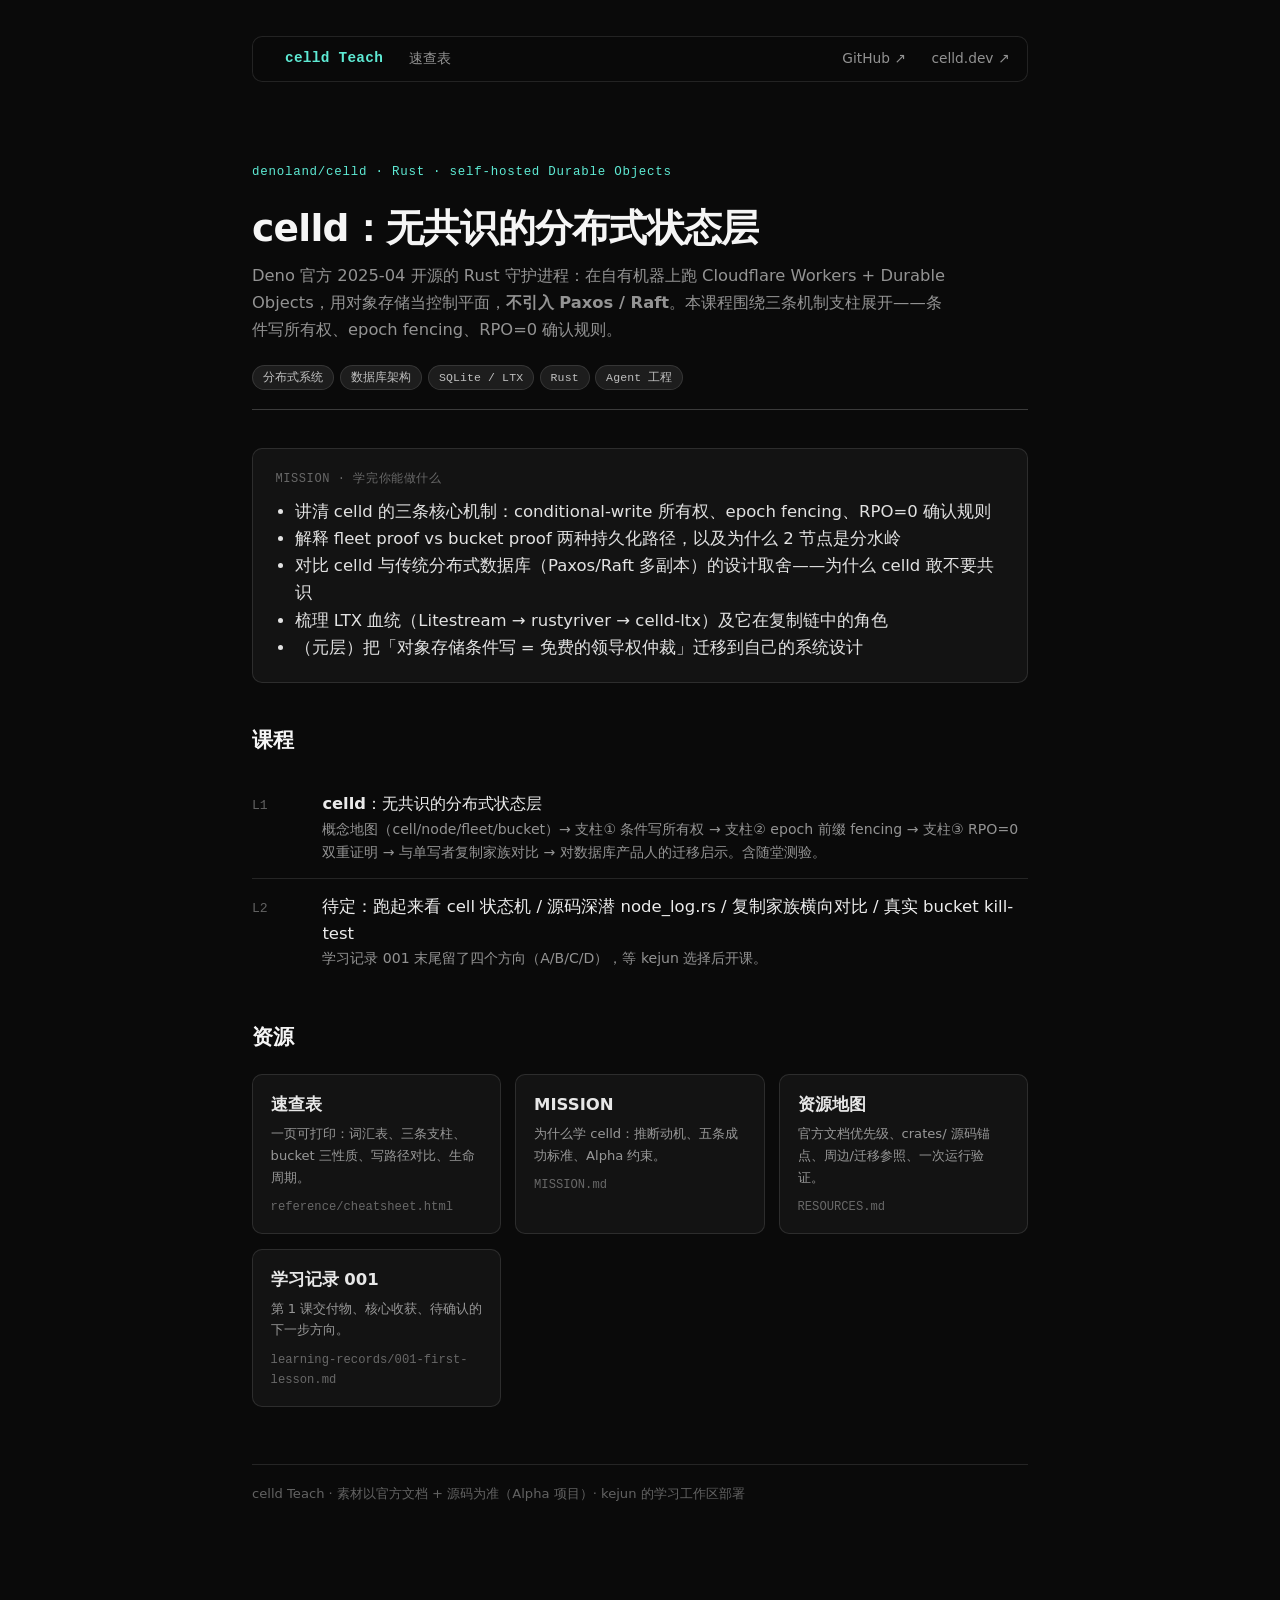
<file: index.html>
<!DOCTYPE html>
<html lang="zh-CN">
<head>
<meta charset="UTF-8">
<meta name="viewport" content="width=device-width, initial-scale=1.0">
<title>celld Teach｜无共识的分布式状态层</title>
<meta name="description" content="denoland/celld 深潜课程：条件写所有权、epoch fencing、RPO=0——什么情况下你可以不要 Paxos/Raft。数据库架构 × 产品开发 × Agent 工程。">
<link rel="stylesheet" href="assets/style.css">
</head>
<body>

<nav class="site-nav">
  <a class="brand" href="index.html">celld Teach</a>
  <a href="reference/cheatsheet.html">速查表</a>
  <span class="sep"></span>
  <a href="https://github.com/denoland/celld" target="_blank" rel="noopener">GitHub ↗</a>
  <a href="https://celld.dev" target="_blank" rel="noopener">celld.dev ↗</a>
</nav>

<header class="hero">
  <div class="eyebrow">denoland/celld · Rust · self-hosted Durable Objects</div>
  <h1>celld：无共识的分布式状态层</h1>
  <p class="lede">Deno 官方 2025-04 开源的 Rust 守护进程：在自有机器上跑 Cloudflare Workers + Durable Objects，用对象存储当控制平面，<strong>不引入 Paxos / Raft</strong>。本课程围绕三条机制支柱展开——条件写所有权、epoch fencing、RPO=0 确认规则。</p>
  <div class="tags">
    <span class="tag">分布式系统</span><span class="tag">数据库架构</span><span class="tag">SQLite / LTX</span><span class="tag">Rust</span><span class="tag">Agent 工程</span>
  </div>
</header>

<section class="mission-card">
  <div class="label">MISSION · 学完你能做什么</div>
  <ul style="margin:0; padding-left:1.2rem; color:rgb(255 255 255 / 88%);">
    <li>讲清 celld 的三条核心机制：conditional-write 所有权、epoch fencing、RPO=0 确认规则</li>
    <li>解释 fleet proof vs bucket proof 两种持久化路径，以及为什么 2 节点是分水岭</li>
    <li>对比 celld 与传统分布式数据库（Paxos/Raft 多副本）的设计取舍——为什么 celld 敢不要共识</li>
    <li>梳理 LTX 血统（Litestream → rustyriver → celld-ltx）及它在复制链中的角色</li>
    <li>（元层）把「对象存储条件写 = 免费的领导权仲裁」迁移到自己的系统设计</li>
  </ul>
</section>

<section class="chapter" id="curriculum">
  <h2>课程</h2>
  <ul class="lesson-list">
    <li class="lesson-item">
      <span class="num">L1</span>
      <div style="flex:1">
        <a class="title" href="lessons/0001-celld-no-consensus-state-layer.html">celld：无共识的分布式状态层</a>
        <div class="desc">概念地图（cell/node/fleet/bucket）→ 支柱① 条件写所有权 → 支柱② epoch 前缀 fencing → 支柱③ RPO=0 双重证明 → 与单写者复制家族对比 → 对数据库产品人的迁移启示。含随堂测验。</div>
      </div>
    </li>
    <li class="lesson-item">
      <span class="num">L2</span>
      <div style="flex:1">
        <span class="title soon">待定：跑起来看 cell 状态机 / 源码深潜 node_log.rs / 复制家族横向对比 / 真实 bucket kill-test</span>
        <div class="desc">学习记录 001 末尾留了四个方向（A/B/C/D），等 kejun 选择后开课。</div>
      </div>
    </li>
  </ul>
</section>

<section class="chapter" id="resources">
  <h2>资源</h2>
  <div class="resource-grid">
    <a class="resource-card" href="reference/cheatsheet.html">
      <span class="rc-title">速查表</span>
      <span class="rc-sub">一页可打印：词汇表、三条支柱、bucket 三性质、写路径对比、生命周期。</span>
      <span class="mono">reference/cheatsheet.html</span>
    </a>
    <a class="resource-card" href="MISSION.md">
      <span class="rc-title">MISSION</span>
      <span class="rc-sub">为什么学 celld：推断动机、五条成功标准、Alpha 约束。</span>
      <span class="mono">MISSION.md</span>
    </a>
    <a class="resource-card" href="RESOURCES.md">
      <span class="rc-title">资源地图</span>
      <span class="rc-sub">官方文档优先级、crates/ 源码锚点、周边/迁移参照、一次运行验证。</span>
      <span class="mono">RESOURCES.md</span>
    </a>
    <a class="resource-card" href="learning-records/001-first-lesson.md">
      <span class="rc-title">学习记录 001</span>
      <span class="rc-sub">第 1 课交付物、核心收获、待确认的下一步方向。</span>
      <span class="mono">learning-records/001-first-lesson.md</span>
    </a>
  </div>
</section>

<footer class="footer">
  celld Teach · 素材以官方文档 + 源码为准（Alpha 项目）· kejun 的学习工作区部署
</footer>

</body>
</html>
</file>
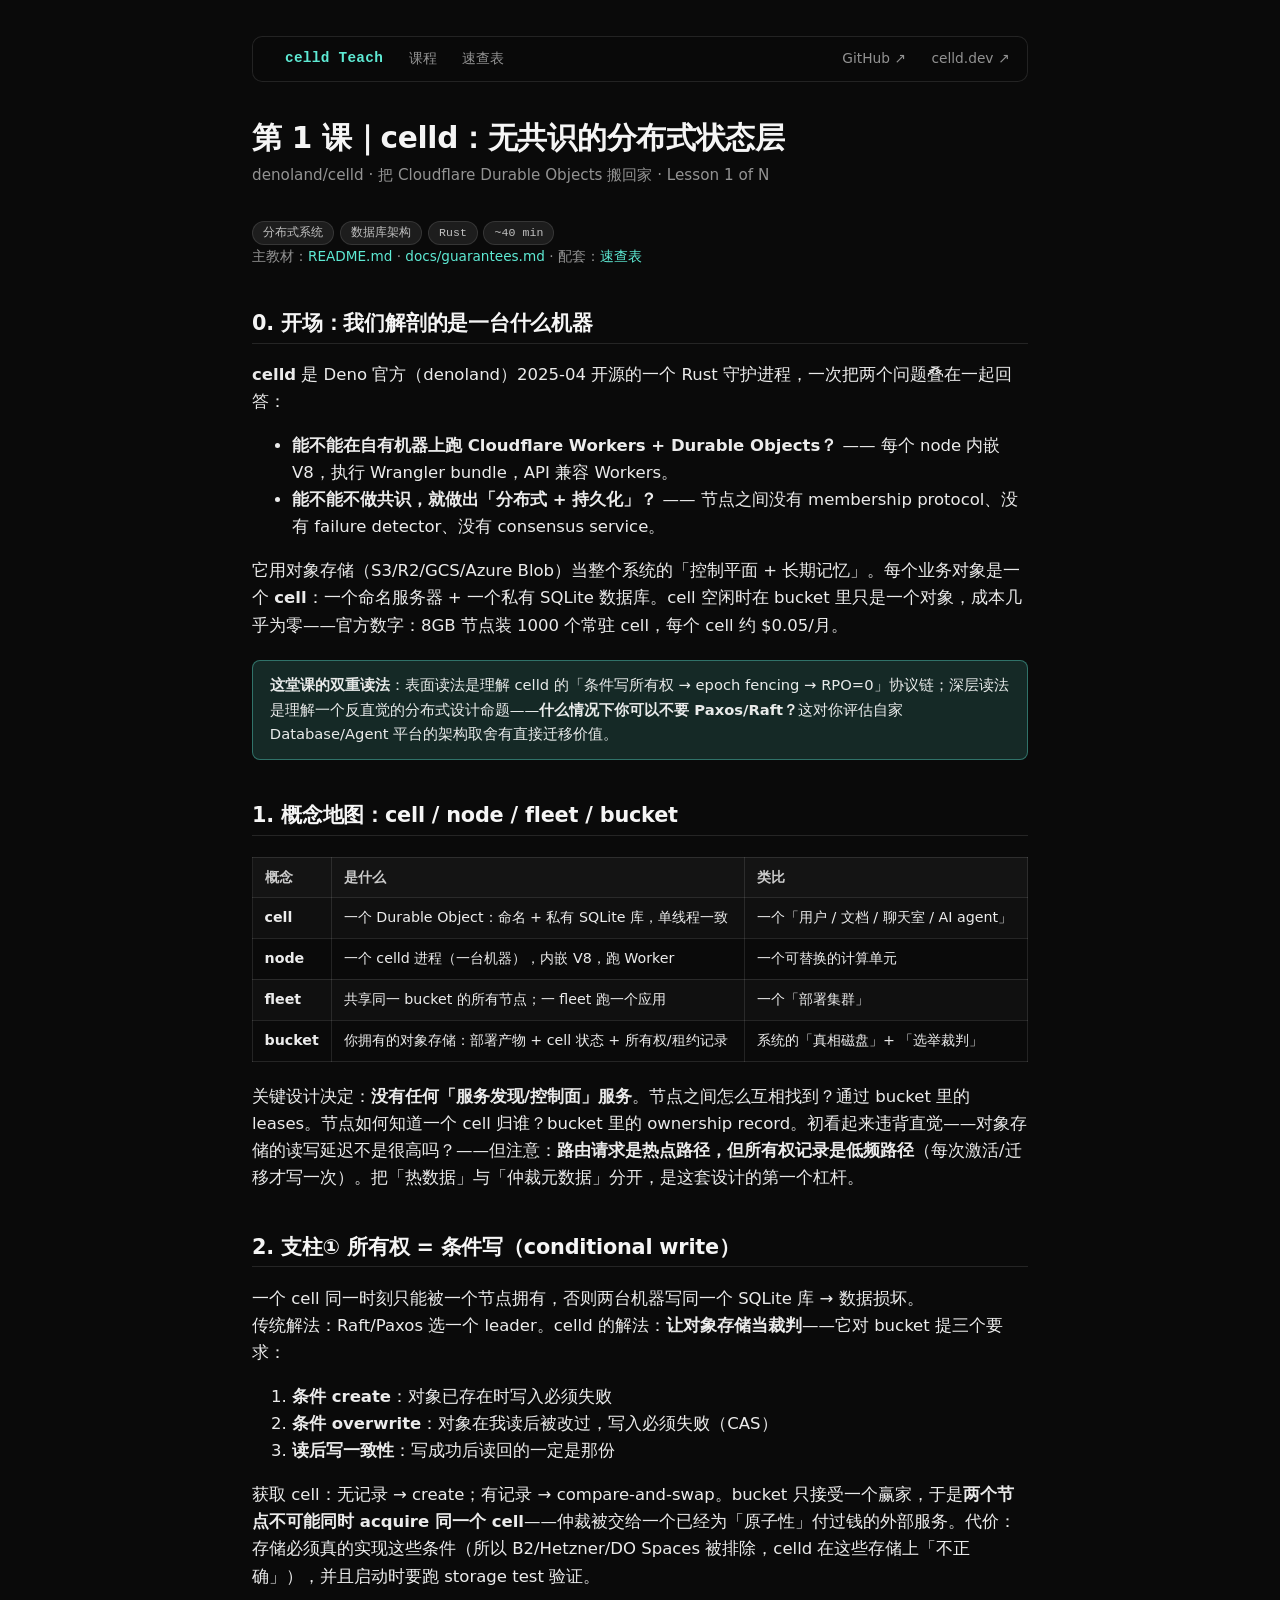
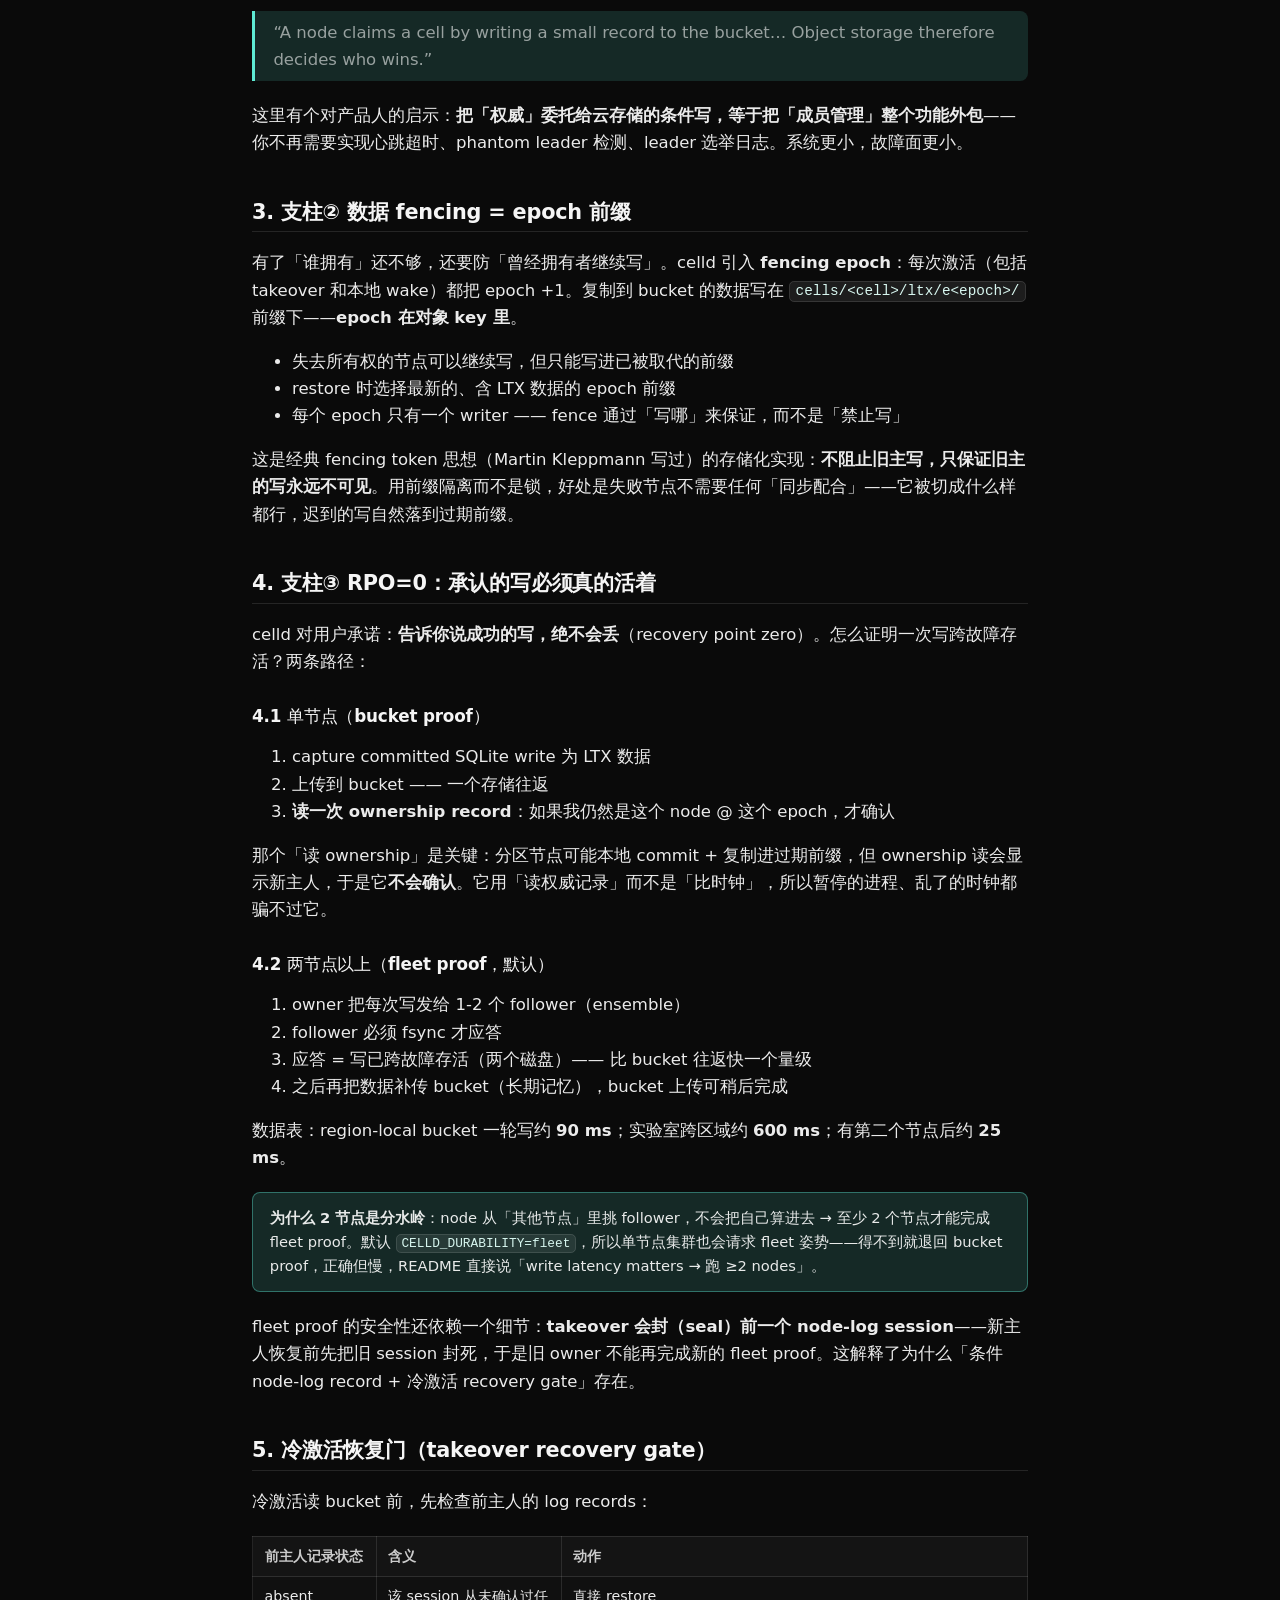
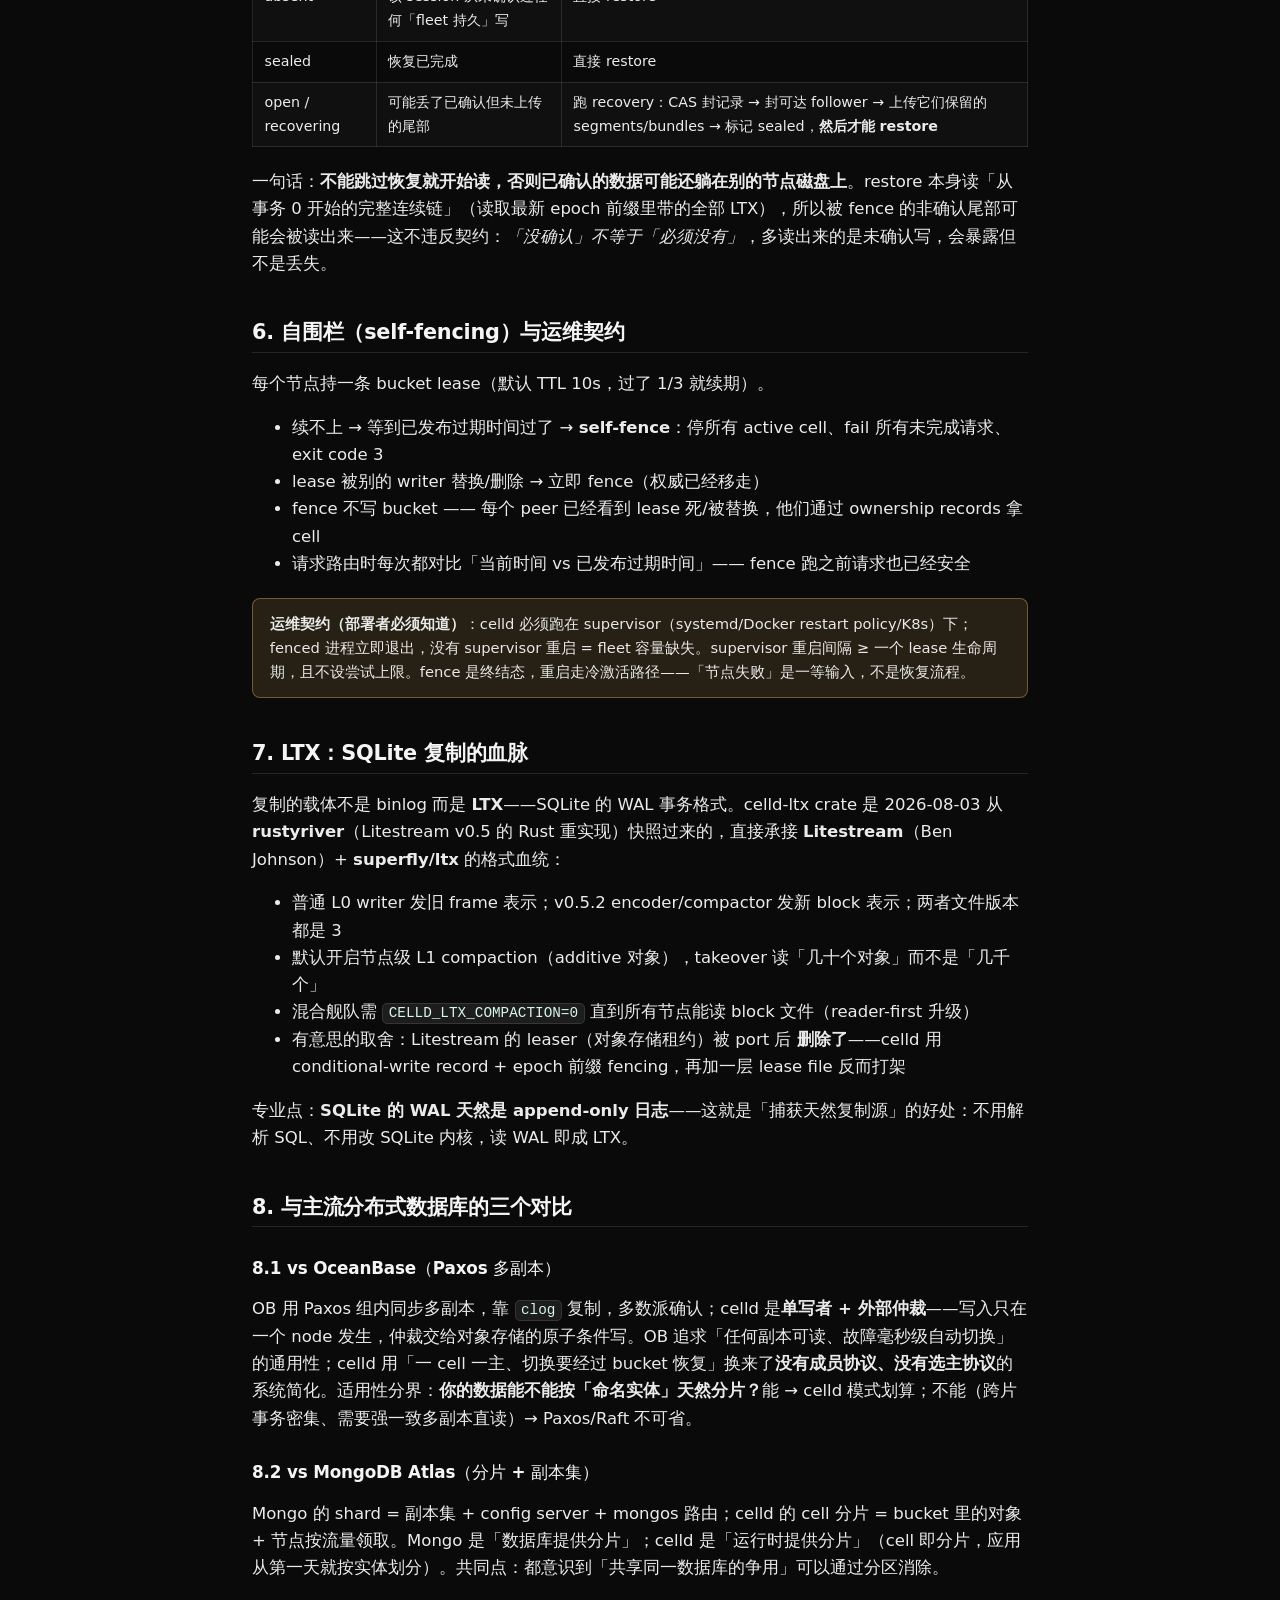
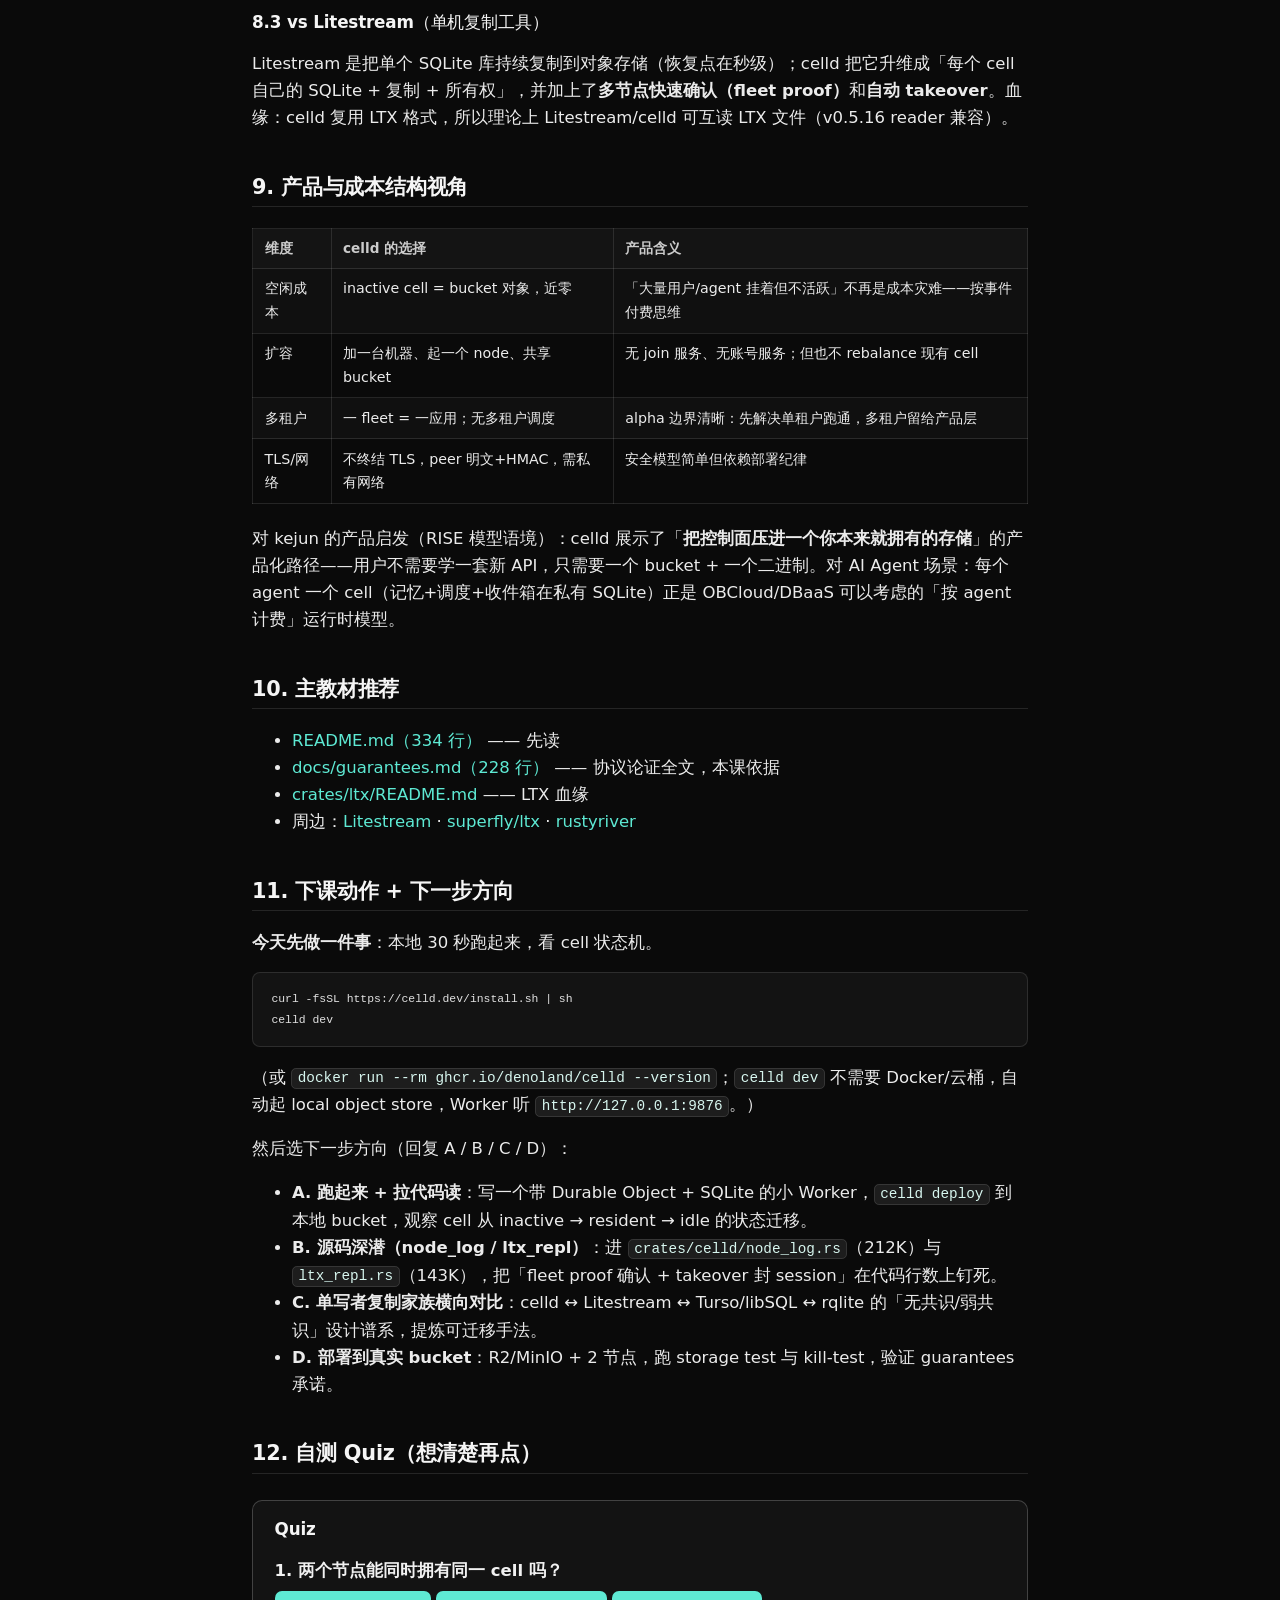
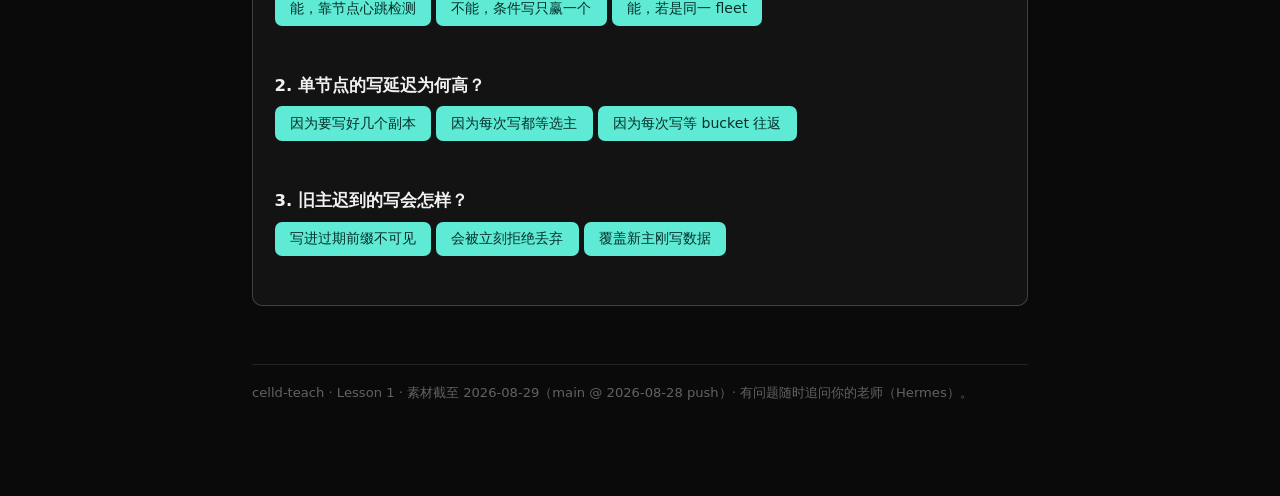
<file: lessons/0001-celld-no-consensus-state-layer.html>
<!DOCTYPE html>
<html lang="zh-CN">
<head>
<meta charset="UTF-8">
<meta name="viewport" content="width=device-width, initial-scale=1.0">
<title>第 1 课｜celld：无共识的分布式状态层</title>
<link rel="stylesheet" href="../assets/style.css">
</head>
<body>

<nav class="site-nav">
  <a class="brand" href="../index.html">celld Teach</a>
  <a href="../index.html#curriculum">课程</a>
  <a href="../reference/cheatsheet.html">速查表</a>
  <span class="sep"></span>
  <a href="https://github.com/denoland/celld" target="_blank" rel="noopener">GitHub ↗</a>
  <a href="https://celld.dev" target="_blank" rel="noopener">celld.dev ↗</a>
</nav>

<h1>第 1 课｜celld：无共识的分布式状态层</h1>
<div class="subtitle">denoland/celld · 把 Cloudflare Durable Objects 搬回家 · Lesson 1 of N</div>
<div class="lesson-meta">
  <span class="tag">分布式系统</span><span class="tag">数据库架构</span><span class="tag">Rust</span><span class="tag">~40 min</span><br>
  主教材：<a href="https://github.com/denoland/celld/blob/main/README.md" target="_blank" rel="noopener">README.md</a> · <a href="https://github.com/denoland/celld/blob/main/docs/guarantees.md" target="_blank" rel="noopener">docs/guarantees.md</a> · 配套：<a href="../reference/cheatsheet.html">速查表</a>
</div>

<h2>0. 开场：我们解剖的是一台什么机器</h2>
<p><strong>celld</strong> 是 Deno 官方（denoland）2025-04 开源的一个 Rust 守护进程，一次把两个问题叠在一起回答：</p>
<ul>
  <li><strong>能不能在自有机器上跑 Cloudflare Workers + Durable Objects？</strong> —— 每个 node 内嵌 V8，执行 Wrangler bundle，API 兼容 Workers。</li>
  <li><strong>能不能不做共识，就做出「分布式 + 持久化」？</strong> —— 节点之间没有 membership protocol、没有 failure detector、没有 consensus service。</li>
</ul>
<p>它用对象存储（S3/R2/GCS/Azure Blob）当整个系统的「控制平面 + 长期记忆」。每个业务对象是一个 <strong>cell</strong>：一个命名服务器 + 一个私有 SQLite 数据库。cell 空闲时在 bucket 里只是一个对象，成本几乎为零——官方数字：8GB 节点装 1000 个常驻 cell，每个 cell 约 $0.05/月。</p>
<div class="note"><strong>这堂课的双重读法</strong>：表面读法是理解 celld 的「条件写所有权 → epoch fencing → RPO=0」协议链；深层读法是理解一个反直觉的分布式设计命题——<strong>什么情况下你可以不要 Paxos/Raft？</strong>这对你评估自家 Database/Agent 平台的架构取舍有直接迁移价值。</div>

<h2>1. 概念地图：cell / node / fleet / bucket</h2>
<table>
<tr><th>概念</th><th>是什么</th><th>类比</th></tr>
<tr><td><strong>cell</strong></td><td>一个 Durable Object：命名 + 私有 SQLite 库，单线程一致</td><td>一个「用户 / 文档 / 聊天室 / AI agent」</td></tr>
<tr><td><strong>node</strong></td><td>一个 celld 进程（一台机器），内嵌 V8，跑 Worker</td><td>一个可替换的计算单元</td></tr>
<tr><td><strong>fleet</strong></td><td>共享同一 bucket 的所有节点；一 fleet 跑一个应用</td><td>一个「部署集群」</td></tr>
<tr><td><strong>bucket</strong></td><td>你拥有的对象存储：部署产物 + cell 状态 + 所有权/租约记录</td><td>系统的「真相磁盘」+ 「选举裁判」</td></tr>
</table>
<p>关键设计决定：<strong>没有任何「服务发现/控制面」服务</strong>。节点之间怎么互相找到？通过 bucket 里的 leases。节点如何知道一个 cell 归谁？bucket 里的 ownership record。初看起来违背直觉——对象存储的读写延迟不是很高吗？——但注意：<strong>路由请求是热点路径，但所有权记录是低频路径</strong>（每次激活/迁移才写一次）。把「热数据」与「仲裁元数据」分开，是这套设计的第一个杠杆。</p>

<h2>2. 支柱① 所有权 = 条件写（conditional write）</h2>
<p>一个 cell 同一时刻只能被一个节点拥有，否则两台机器写同一个 SQLite 库 → 数据损坏。<br>
传统解法：Raft/Paxos 选一个 leader。celld 的解法：<strong>让对象存储当裁判</strong>——它对 bucket 提三个要求：</p>
<ol>
  <li><strong>条件 create</strong>：对象已存在时写入必须失败</li>
  <li><strong>条件 overwrite</strong>：对象在我读后被改过，写入必须失败（CAS）</li>
  <li><strong>读后写一致性</strong>：写成功后读回的一定是那份</li>
</ol>
<p>获取 cell：无记录 → create；有记录 → compare-and-swap。bucket 只接受一个赢家，于是<strong>两个节点不可能同时 acquire 同一个 cell</strong>——仲裁被交给一个已经为「原子性」付过钱的外部服务。代价：存储必须真的实现这些条件（所以 B2/Hetzner/DO Spaces 被排除，celld 在这些存储上「不正确」），并且启动时要跑 storage test 验证。</p>
<blockquote>“A node claims a cell by writing a small record to the bucket… Object storage therefore decides who wins.”</blockquote>
<p>这里有个对产品人的启示：<strong>把「权威」委托给云存储的条件写，等于把「成员管理」整个功能外包</strong>——你不再需要实现心跳超时、phantom leader 检测、leader 选举日志。系统更小，故障面更小。</p>

<h2>3. 支柱② 数据 fencing = epoch 前缀</h2>
<p>有了「谁拥有」还不够，还要防「曾经拥有者继续写」。celld 引入 <strong>fencing epoch</strong>：每次激活（包括 takeover 和本地 wake）都把 epoch +1。复制到 bucket 的数据写在 <code>cells/&lt;cell&gt;/ltx/e&lt;epoch&gt;/</code> 前缀下——<strong>epoch 在对象 key 里</strong>。</p>
<ul>
  <li>失去所有权的节点可以继续写，但只能写进已被取代的前缀</li>
  <li>restore 时选择最新的、含 LTX 数据的 epoch 前缀</li>
  <li>每个 epoch 只有一个 writer —— fence 通过「写哪」来保证，而不是「禁止写」</li>
</ul>
<p>这是经典 fencing token 思想（Martin Kleppmann 写过）的存储化实现：<strong>不阻止旧主写，只保证旧主的写永远不可见</strong>。用前缀隔离而不是锁，好处是失败节点不需要任何「同步配合」——它被切成什么样都行，迟到的写自然落到过期前缀。</p>

<h2>4. 支柱③ RPO=0：承认的写必须真的活着</h2>
<p>celld 对用户承诺：<strong>告诉你说成功的写，绝不会丢</strong>（recovery point zero）。怎么证明一次写跨故障存活？两条路径：</p>
<h3>4.1 单节点（bucket proof）</h3>
<ol>
  <li>capture committed SQLite write 为 LTX 数据</li>
  <li>上传到 bucket —— 一个存储往返</li>
  <li><strong>读一次 ownership record</strong>：如果我仍然是这个 node @ 这个 epoch，才确认</li>
</ol>
<p>那个「读 ownership」是关键：分区节点可能本地 commit + 复制进过期前缀，但 ownership 读会显示新主人，于是它<strong>不会确认</strong>。它用「读权威记录」而不是「比时钟」，所以暂停的进程、乱了的时钟都骗不过它。</p>
<h3>4.2 两节点以上（fleet proof，默认）</h3>
<ol>
  <li>owner 把每次写发给 1-2 个 follower（ensemble）</li>
  <li>follower 必须 fsync 才应答</li>
  <li>应答 = 写已跨故障存活（两个磁盘）—— 比 bucket 往返快一个量级</li>
  <li>之后再把数据补传 bucket（长期记忆），bucket 上传可稍后完成</li>
</ol>
<p>数据表：region-local bucket 一轮写约 <strong>90 ms</strong>；实验室跨区域约 <strong>600 ms</strong>；有第二个节点后约 <strong>25 ms</strong>。</p>
<div class="note"><strong>为什么 2 节点是分水岭</strong>：node 从「其他节点」里挑 follower，不会把自己算进去 → 至少 2 个节点才能完成 fleet proof。默认 <code>CELLD_DURABILITY=fleet</code>，所以单节点集群也会请求 fleet 姿势——得不到就退回 bucket proof，正确但慢，README 直接说「write latency matters → 跑 ≥2 nodes」。</div>
<p>fleet proof 的安全性还依赖一个细节：<strong>takeover 会封（seal）前一个 node-log session</strong>——新主人恢复前先把旧 session 封死，于是旧 owner 不能再完成新的 fleet proof。这解释了为什么「条件 node-log record + 冷激活 recovery gate」存在。</p>

<h2>5. 冷激活恢复门（takeover recovery gate）</h2>
<p>冷激活读 bucket 前，先检查前主人的 log records：</p>
<table>
<tr><th>前主人记录状态</th><th>含义</th><th>动作</th></tr>
<tr><td>absent</td><td>该 session 从未确认过任何「fleet 持久」写</td><td>直接 restore</td></tr>
<tr><td>sealed</td><td>恢复已完成</td><td>直接 restore</td></tr>
<tr><td>open / recovering</td><td>可能丢了已确认但未上传的尾部</td><td>跑 recovery：CAS 封记录 → 封可达 follower → 上传它们保留的 segments/bundles → 标记 sealed，<strong>然后才能 restore</strong></td></tr>
</table>
<p>一句话：<strong>不能跳过恢复就开始读，否则已确认的数据可能还躺在别的节点磁盘上</strong>。restore 本身读「从事务 0 开始的完整连续链」（读取最新 epoch 前缀里带的全部 LTX），所以被 fence 的非确认尾部可能会被读出来——这不违反契约：<em>「没确认」不等于「必须没有」</em>，多读出来的是未确认写，会暴露但不是丢失。</p>

<h2>6. 自围栏（self-fencing）与运维契约</h2>
<p>每个节点持一条 bucket lease（默认 TTL 10s，过了 1/3 就续期）。</p>
<ul>
  <li>续不上 → 等到已发布过期时间过了 → <strong>self-fence</strong>：停所有 active cell、fail 所有未完成请求、exit code 3</li>
  <li>lease 被别的 writer 替换/删除 → 立即 fence（权威已经移走）</li>
  <li>fence 不写 bucket —— 每个 peer 已经看到 lease 死/被替换，他们通过 ownership records 拿 cell</li>
  <li>请求路由时每次都对比「当前时间 vs 已发布过期时间」—— fence 跑之前请求也已经安全</li>
</ul>
<div class="warn"><strong>运维契约（部署者必须知道）</strong>：celld 必须跑在 supervisor（systemd/Docker restart policy/K8s）下；fenced 进程立即退出，没有 supervisor 重启 = fleet 容量缺失。supervisor 重启间隔 ≥ 一个 lease 生命周期，且不设尝试上限。fence 是终结态，重启走冷激活路径——「节点失败」是一等输入，不是恢复流程。</div>

<h2>7. LTX：SQLite 复制的血脉</h2>
<p>复制的载体不是 binlog 而是 <strong>LTX</strong>——SQLite 的 WAL 事务格式。celld-ltx crate 是 2026-08-03 从 <strong>rustyriver</strong>（Litestream v0.5 的 Rust 重实现）快照过来的，直接承接 <strong>Litestream</strong>（Ben Johnson）+ <strong>superfly/ltx</strong> 的格式血统：</p>
<ul>
  <li>普通 L0 writer 发旧 frame 表示；v0.5.2 encoder/compactor 发新 block 表示；两者文件版本都是 3</li>
  <li>默认开启节点级 L1 compaction（additive 对象），takeover 读「几十个对象」而不是「几千个」</li>
  <li>混合舰队需 <code>CELLD_LTX_COMPACTION=0</code> 直到所有节点能读 block 文件（reader-first 升级）</li>
  <li>有意思的取舍：Litestream 的 leaser（对象存储租约）被 port 后 <strong>删除了</strong>——celld 用 conditional-write record + epoch 前缀 fencing，再加一层 lease file 反而打架</li>
</ul>
<p>专业点：<strong>SQLite 的 WAL 天然是 append-only 日志</strong>——这就是「捕获天然复制源」的好处：不用解析 SQL、不用改 SQLite 内核，读 WAL 即成 LTX。</p>

<h2>8. 与主流分布式数据库的三个对比</h2>
<h3>8.1 vs OceanBase（Paxos 多副本）</h3>
<p>OB 用 Paxos 组内同步多副本，靠 <code>clog</code> 复制，多数派确认；celld 是<strong>单写者 + 外部仲裁</strong>——写入只在一个 node 发生，仲裁交给对象存储的原子条件写。OB 追求「任何副本可读、故障毫秒级自动切换」的通用性；celld 用「一 cell 一主、切换要经过 bucket 恢复」换来了<strong>没有成员协议、没有选主协议</strong>的系统简化。适用性分界：<strong>你的数据能不能按「命名实体」天然分片？</strong>能 → celld 模式划算；不能（跨片事务密集、需要强一致多副本直读）→ Paxos/Raft 不可省。</p>
<h3>8.2 vs MongoDB Atlas（分片 + 副本集）</h3>
<p>Mongo 的 shard = 副本集 + config server + mongos 路由；celld 的 cell 分片 = bucket 里的对象 + 节点按流量领取。Mongo 是「数据库提供分片」；celld 是「运行时提供分片」（cell 即分片，应用从第一天就按实体划分）。共同点：都意识到「共享同一数据库的争用」可以通过分区消除。</p>
<h3>8.3 vs Litestream（单机复制工具）</h3>
<p>Litestream 是把单个 SQLite 库持续复制到对象存储（恢复点在秒级）；celld 把它升维成「每个 cell 自己的 SQLite + 复制 + 所有权」，并加上了<strong>多节点快速确认（fleet proof）</strong>和<strong>自动 takeover</strong>。血缘：celld 复用 LTX 格式，所以理论上 Litestream/celld 可互读 LTX 文件（v0.5.16 reader 兼容）。</p>

<h2>9. 产品与成本结构视角</h2>
<table>
<tr><th>维度</th><th>celld 的选择</th><th>产品含义</th></tr>
<tr><td>空闲成本</td><td>inactive cell = bucket 对象，近零</td><td>「大量用户/agent 挂着但不活跃」不再是成本灾难——按事件付费思维</td></tr>
<tr><td>扩容</td><td>加一台机器、起一个 node、共享 bucket</td><td>无 join 服务、无账号服务；但也不 rebalance 现有 cell</td></tr>
<tr><td>多租户</td><td>一 fleet = 一应用；无多租户调度</td><td>alpha 边界清晰：先解决单租户跑通，多租户留给产品层</td></tr>
<tr><td>TLS/网络</td><td>不终结 TLS，peer 明文+HMAC，需私有网络</td><td>安全模型简单但依赖部署纪律</td></tr>
</table>
<p>对 kejun 的产品启发（RISE 模型语境）：celld 展示了「<strong>把控制面压进一个你本来就拥有的存储</strong>」的产品化路径——用户不需要学一套新 API，只需要一个 bucket + 一个二进制。对 AI Agent 场景：每个 agent 一个 cell（记忆+调度+收件箱在私有 SQLite）正是 OBCloud/DBaaS 可以考虑的「按 agent 计费」运行时模型。</p>

<h2>10. 主教材推荐</h2>
<ul>
  <li><a href="https://github.com/denoland/celld/blob/main/README.md" target="_blank" rel="noopener">README.md（334 行）</a> —— 先读</li>
  <li><a href="https://github.com/denoland/celld/blob/main/docs/guarantees.md" target="_blank" rel="noopener">docs/guarantees.md（228 行）</a> —— 协议论证全文，本课依据</li>
  <li><a href="https://github.com/denoland/celld/blob/main/crates/ltx/README.md" target="_blank" rel="noopener">crates/ltx/README.md</a> —— LTX 血缘</li>
  <li>周边：<a href="https://github.com/benbjohnson/litestream" target="_blank" rel="noopener">Litestream</a> · <a href="https://github.com/superfly/ltx" target="_blank" rel="noopener">superfly/ltx</a> · <a href="https://github.com/mikenomitch/rustyriver" target="_blank" rel="noopener">rustyriver</a></li>
</ul>

<h2>11. 下课动作 + 下一步方向</h2>
<p><strong>今天先做一件事</strong>：本地 30 秒跑起来，看 cell 状态机。</p>
<pre><code>curl -fsSL https://celld.dev/install.sh | sh
celld dev</code></pre>
<p>（或 <code>docker run --rm ghcr.io/denoland/celld --version</code>；<code>celld dev</code> 不需要 Docker/云桶，自动起 local object store，Worker 听 <code>http://127.0.0.1:9876</code>。）</p>
<p>然后选下一步方向（回复 A / B / C / D）：</p>
<ul>
  <li><strong>A. 跑起来 + 拉代码读</strong>：写一个带 Durable Object + SQLite 的小 Worker，<code>celld deploy</code> 到本地 bucket，观察 cell 从 inactive → resident → idle 的状态迁移。</li>
  <li><strong>B. 源码深潜（node_log / ltx_repl）</strong>：进 <code>crates/celld/node_log.rs</code>（212K）与 <code>ltx_repl.rs</code>（143K），把「fleet proof 确认 + takeover 封 session」在代码行数上钉死。</li>
  <li><strong>C. 单写者复制家族横向对比</strong>：celld ↔ Litestream ↔ Turso/libSQL ↔ rqlite 的「无共识/弱共识」设计谱系，提炼可迁移手法。</li>
  <li><strong>D. 部署到真实 bucket</strong>：R2/MinIO + 2 节点，跑 storage test 与 kill-test，验证 guarantees 承诺。</li>
</ul>

<h2>12. 自测 Quiz（想清楚再点）</h2>
<div class="quiz">
  <h3>Quiz</h3>
  <p class="q">1. 两个节点能同时拥有同一 cell 吗？</p>
  <button onclick="q1('a')">能，靠节点心跳检测</button>
  <button onclick="q1('b')">不能，条件写只赢一个</button>
  <button onclick="q1('c')">能，若是同一 fleet</button>
  <div class="fb" id="fb1"></div>

  <p class="q">2. 单节点的写延迟为何高？</p>
  <button onclick="q2('a')">因为要写好几个副本</button>
  <button onclick="q2('b')">因为每次写都等选主</button>
  <button onclick="q2('c')">因为每次写等 bucket 往返</button>
  <div class="fb" id="fb2"></div>

  <p class="q">3. 旧主迟到的写会怎样？</p>
  <button onclick="q3('a')">写进过期前缀不可见</button>
  <button onclick="q3('b')">会被立刻拒绝丢弃</button>
  <button onclick="q3('c')">覆盖新主刚写数据</button>
  <div class="fb" id="fb3"></div>
</div>

<div class="footer">
  celld-teach · Lesson 1 · 素材截至 2026-08-29（main @ 2026-08-28 push）· 有问题随时追问你的老师（Hermes）。
</div>

<script>
function fb(id, text, ok) {
  var el = document.getElementById(id);
  el.textContent = text;
  el.className = 'fb ' + (ok ? 'correct' : 'wrong');
}
function q1(ans) {
  if (ans === 'b') fb('fb1', '✓ 正确：条件写只接受一个赢家。', true);
  else fb('fb1', '✗ 不对：对象存储的条件写仲裁了所有权。', false);
}
function q2(ans) {
  if (ans === 'c') fb('fb2', '✓ 正确：单节点无 follower，每次写等 bucket 上行。', true);
  else fb('fb2', '✗ 不对：单节点写延迟来自存储往返。', false);
}
function q3(ans) {
  if (ans === 'a') fb('fb3', '✓ 正确：epoch 前缀让旧主写落进 superseded prefix。', true);
  else fb('fb3', '✗ 不对：fencing 靠前缀隔离，不是靠拒绝。', false);
}
</script>

</body>
</html>
</file>
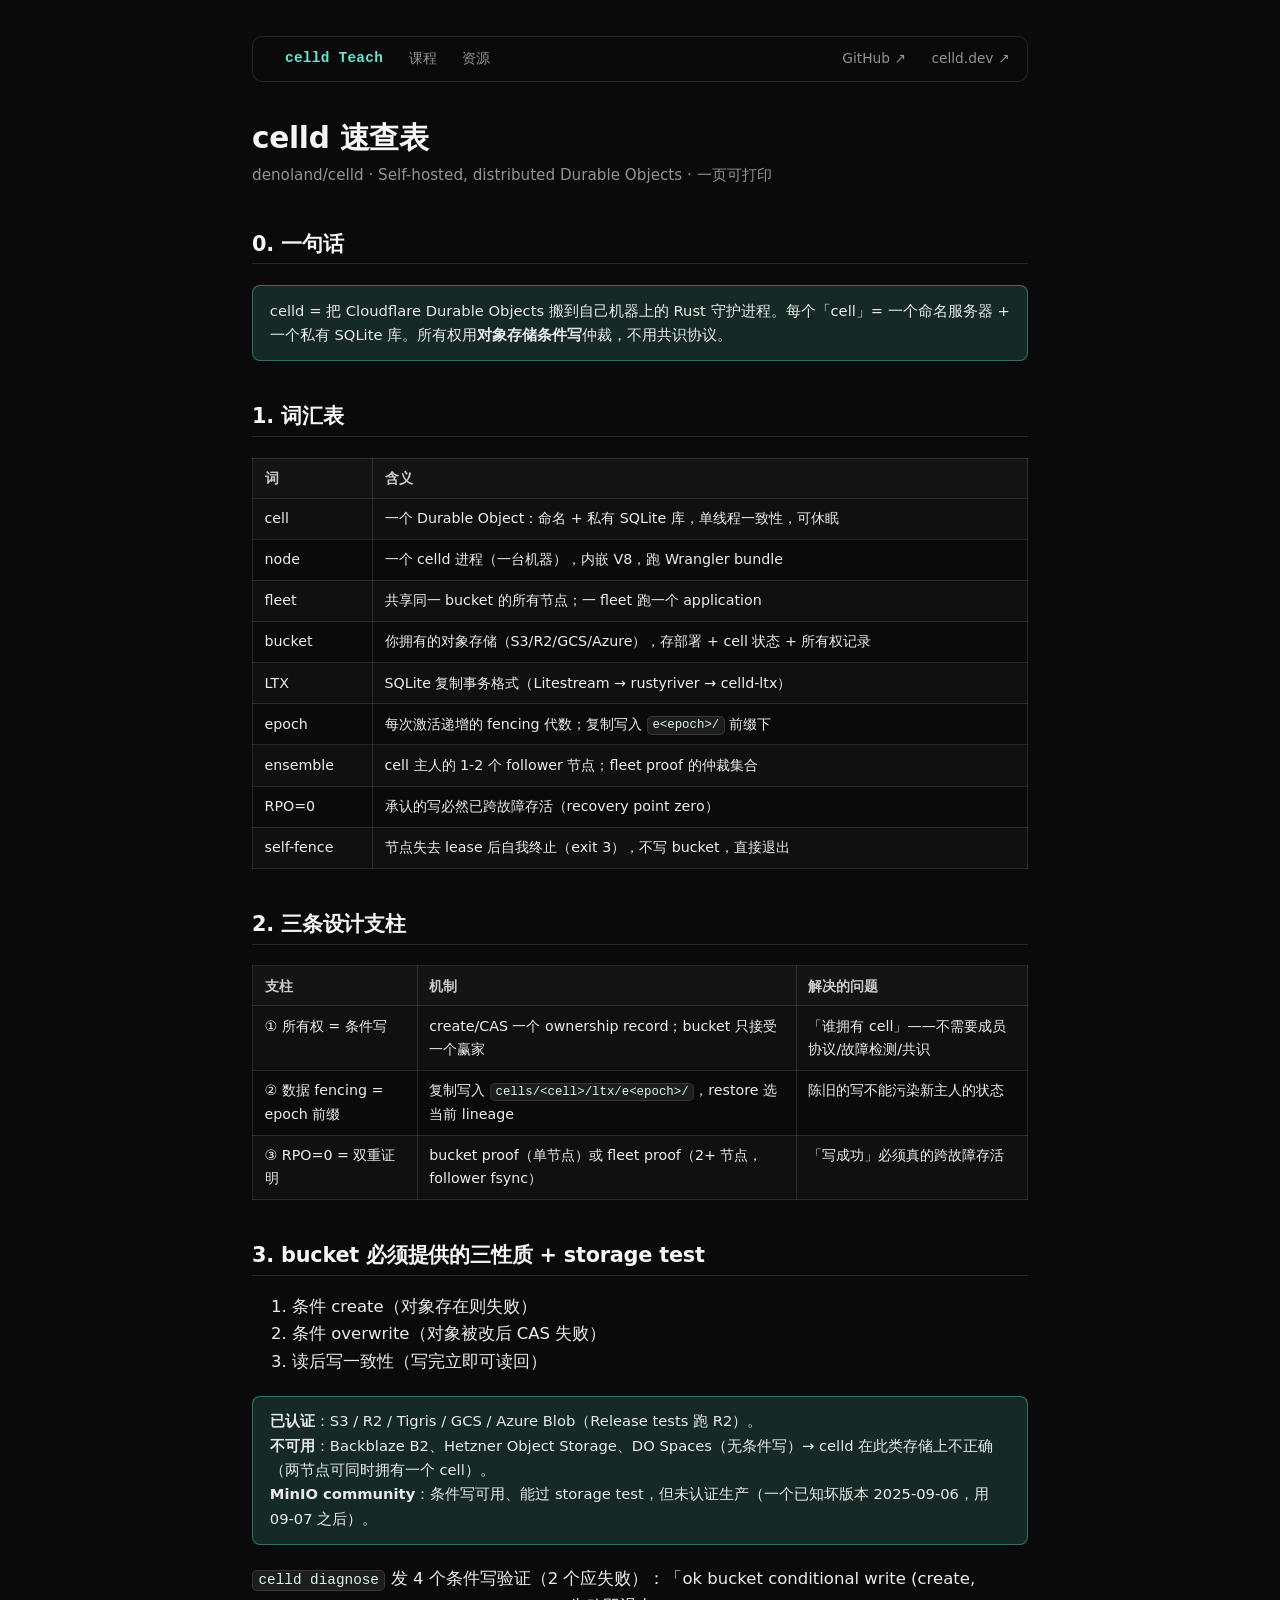
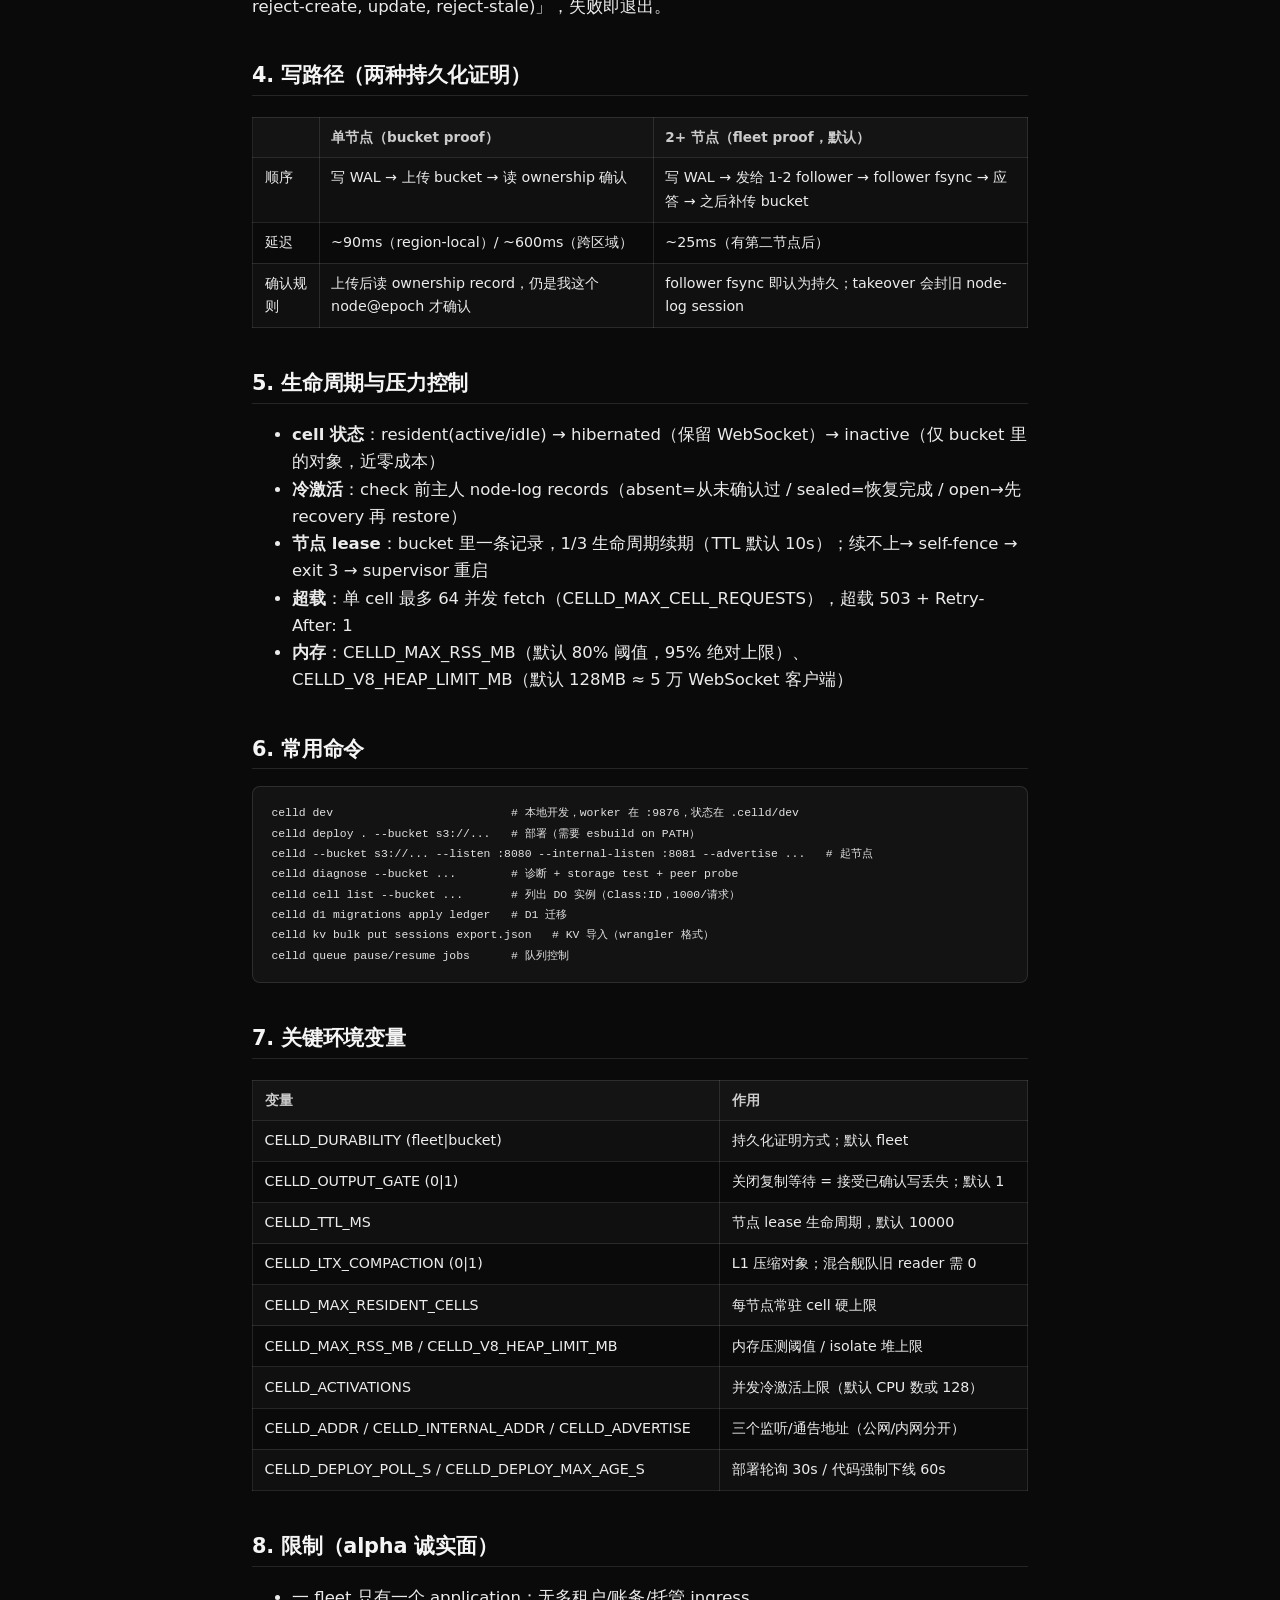
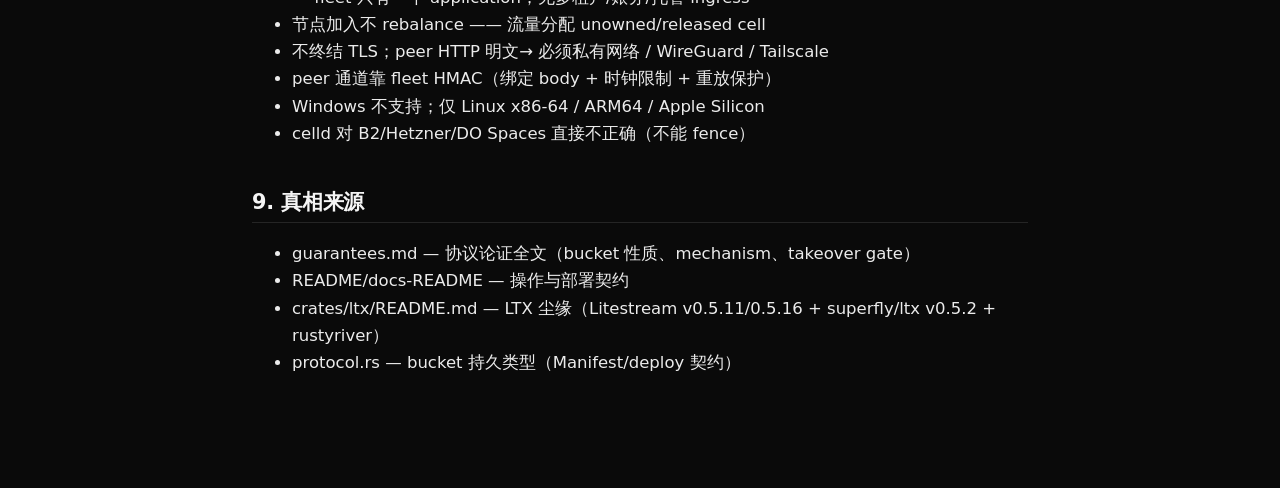
<file: reference/cheatsheet.html>
<!DOCTYPE html>
<html lang="zh-CN">
<head>
<meta charset="UTF-8">
<meta name="viewport" content="width=device-width, initial-scale=1.0">
<title>速查表｜celld 无共识分布式状态层</title>
<link rel="stylesheet" href="../assets/style.css">
</head>
<body>

<nav class="site-nav">
  <a class="brand" href="../index.html">celld Teach</a>
  <a href="../index.html#curriculum">课程</a>
  <a href="../index.html#resources">资源</a>
  <span class="sep"></span>
  <a href="https://github.com/denoland/celld" target="_blank" rel="noopener">GitHub ↗</a>
  <a href="https://celld.dev" target="_blank" rel="noopener">celld.dev ↗</a>
</nav>

<h1>celld 速查表</h1>
<div class="subtitle">denoland/celld · Self-hosted, distributed Durable Objects · 一页可打印</div>

<h2>0. 一句话</h2>
<div class="note">celld = 把 Cloudflare Durable Objects 搬到自己机器上的 Rust 守护进程。每个「cell」= 一个命名服务器 + 一个私有 SQLite 库。所有权用<strong>对象存储条件写</strong>仲裁，不用共识协议。</div>

<h2>1. 词汇表</h2>
<table>
<tr><th>词</th><th>含义</th></tr>
<tr><td>cell</td><td>一个 Durable Object：命名 + 私有 SQLite 库，单线程一致性，可休眠</td></tr>
<tr><td>node</td><td>一个 celld 进程（一台机器），内嵌 V8，跑 Wrangler bundle</td></tr>
<tr><td>fleet</td><td>共享同一 bucket 的所有节点；一 fleet 跑一个 application</td></tr>
<tr><td>bucket</td><td>你拥有的对象存储（S3/R2/GCS/Azure），存部署 + cell 状态 + 所有权记录</td></tr>
<tr><td>LTX</td><td>SQLite 复制事务格式（Litestream → rustyriver → celld-ltx）</td></tr>
<tr><td>epoch</td><td>每次激活递增的 fencing 代数；复制写入 <code>e&lt;epoch&gt;/</code> 前缀下</td></tr>
<tr><td>ensemble</td><td>cell 主人的 1-2 个 follower 节点；fleet proof 的仲裁集合</td></tr>
<tr><td>RPO=0</td><td>承认的写必然已跨故障存活（recovery point zero）</td></tr>
<tr><td>self-fence</td><td>节点失去 lease 后自我终止（exit 3），不写 bucket，直接退出</td></tr>
</table>

<h2>2. 三条设计支柱</h2>
<table>
<tr><th>支柱</th><th>机制</th><th>解决的问题</th></tr>
<tr><td>① 所有权 = 条件写</td><td>create/CAS 一个 ownership record；bucket 只接受一个赢家</td><td>「谁拥有 cell」——不需要成员协议/故障检测/共识</td></tr>
<tr><td>② 数据 fencing = epoch 前缀</td><td>复制写入 <code>cells/&lt;cell&gt;/ltx/e&lt;epoch&gt;/</code>，restore 选当前 lineage</td><td>陈旧的写不能污染新主人的状态</td></tr>
<tr><td>③ RPO=0 = 双重证明</td><td>bucket proof（单节点）或 fleet proof（2+ 节点，follower fsync）</td><td>「写成功」必须真的跨故障存活</td></tr>
</table>

<h2>3. bucket 必须提供的三性质 + storage test</h2>
<ol>
<li>条件 create（对象存在则失败）</li>
<li>条件 overwrite（对象被改后 CAS 失败）</li>
<li>读后写一致性（写完立即可读回）</li>
</ol>
<div class="note"><strong>已认证</strong>：S3 / R2 / Tigris / GCS / Azure Blob（Release tests 跑 R2）。<br>
<strong>不可用</strong>：Backblaze B2、Hetzner Object Storage、DO Spaces（无条件写）→ celld 在此类存储上不正确（两节点可同时拥有一个 cell）。<br>
<strong>MinIO community</strong>：条件写可用、能过 storage test，但未认证生产（一个已知坏版本 2025-09-06，用 09-07 之后）。</div>
<p><code>celld diagnose</code> 发 4 个条件写验证（2 个应失败）：「ok bucket conditional write (create, reject-create, update, reject-stale)」，失败即退出。</p>

<h2>4. 写路径（两种持久化证明）</h2>
<table>
<tr><th></th><th>单节点（bucket proof）</th><th>2+ 节点（fleet proof，默认）</th></tr>
<tr><td>顺序</td><td>写 WAL → 上传 bucket → 读 ownership 确认</td><td>写 WAL → 发给 1-2 follower → follower fsync → 应答 → 之后补传 bucket</td></tr>
<tr><td>延迟</td><td>~90ms（region-local）/ ~600ms（跨区域）</td><td>~25ms（有第二节点后）</td></tr>
<tr><td>确认规则</td><td>上传后读 ownership record，仍是我这个 node@epoch 才确认</td><td>follower fsync 即认为持久；takeover 会封旧 node-log session</td></tr>
</table>

<h2>5. 生命周期与压力控制</h2>
<ul>
<li><strong>cell 状态</strong>：resident(active/idle) → hibernated（保留 WebSocket）→ inactive（仅 bucket 里的对象，近零成本）</li>
<li><strong>冷激活</strong>：check 前主人 node-log records（absent=从未确认过 / sealed=恢复完成 / open→先 recovery 再 restore）</li>
<li><strong>节点 lease</strong>：bucket 里一条记录，1/3 生命周期续期（TTL 默认 10s）；续不上→ self-fence → exit 3 → supervisor 重启</li>
<li><strong>超载</strong>：单 cell 最多 64 并发 fetch（CELLD_MAX_CELL_REQUESTS），超载 503 + Retry-After: 1</li>
<li><strong>内存</strong>：CELLD_MAX_RSS_MB（默认 80% 阈值，95% 绝对上限）、CELLD_V8_HEAP_LIMIT_MB（默认 128MB ≈ 5 万 WebSocket 客户端）</li>
</ul>

<h2>6. 常用命令</h2>
<pre><code>celld dev                          # 本地开发，worker 在 :9876，状态在 .celld/dev
celld deploy . --bucket s3://...   # 部署（需要 esbuild on PATH）
celld --bucket s3://... --listen :8080 --internal-listen :8081 --advertise ...   # 起节点
celld diagnose --bucket ...        # 诊断 + storage test + peer probe
celld cell list --bucket ...       # 列出 DO 实例（Class:ID，1000/请求）
celld d1 migrations apply ledger   # D1 迁移
celld kv bulk put sessions export.json   # KV 导入（wrangler 格式）
celld queue pause/resume jobs      # 队列控制</code></pre>

<h2>7. 关键环境变量</h2>
<table>
<tr><th>变量</th><th>作用</th></tr>
<tr><td>CELLD_DURABILITY (fleet|bucket)</td><td>持久化证明方式；默认 fleet</td></tr>
<tr><td>CELLD_OUTPUT_GATE (0|1)</td><td>关闭复制等待 = 接受已确认写丢失；默认 1</td></tr>
<tr><td>CELLD_TTL_MS</td><td>节点 lease 生命周期，默认 10000</td></tr>
<tr><td>CELLD_LTX_COMPACTION (0|1)</td><td>L1 压缩对象；混合舰队旧 reader 需 0</td></tr>
<tr><td>CELLD_MAX_RESIDENT_CELLS</td><td>每节点常驻 cell 硬上限</td></tr>
<tr><td>CELLD_MAX_RSS_MB / CELLD_V8_HEAP_LIMIT_MB</td><td>内存压测阈值 / isolate 堆上限</td></tr>
<tr><td>CELLD_ACTIVATIONS</td><td>并发冷激活上限（默认 CPU 数或 128）</td></tr>
<tr><td>CELLD_ADDR / CELLD_INTERNAL_ADDR / CELLD_ADVERTISE</td><td>三个监听/通告地址（公网/内网分开）</td></tr>
<tr><td>CELLD_DEPLOY_POLL_S / CELLD_DEPLOY_MAX_AGE_S</td><td>部署轮询 30s / 代码强制下线 60s</td></tr>
</table>

<h2>8. 限制（alpha 诚实面）</h2>
<ul>
<li>一 fleet 只有一个 application；无多租户/账务/托管 ingress</li>
<li>节点加入不 rebalance —— 流量分配 unowned/released cell</li>
<li>不终结 TLS；peer HTTP 明文→ 必须私有网络 / WireGuard / Tailscale</li>
<li>peer 通道靠 fleet HMAC（绑定 body + 时钟限制 + 重放保护）</li>
<li>Windows 不支持；仅 Linux x86-64 / ARM64 / Apple Silicon</li>
<li>celld 对 B2/Hetzner/DO Spaces 直接不正确（不能 fence）</li>
</ul>

<h2>9. 真相来源</h2>
<ul>
<li>guarantees.md — 协议论证全文（bucket 性质、mechanism、takeover gate）</li>
<li>README/docs-README — 操作与部署契约</li>
<li>crates/ltx/README.md — LTX 尘缘（Litestream v0.5.11/0.5.16 + superfly/ltx v0.5.2 + rustyriver）</li>
<li>protocol.rs — bucket 持久类型（Manifest/deploy 契约）</li>
</ul>

</body>
</html>
</file>
<file: assets/style.css>
/* ============================================================
   celld-teach shared stylesheet — Dark Scandinavian Technical
   Dark canvas #0A0A0A · neutral white ink ladder via alpha
   Single brand accent: celld teal · mono for code/tags/nav
   ============================================================ */
:root {
  /* canvas + surfaces (alpha white, NOT tinted grays) */
  --canvas: #0A0A0A;
  --surface: rgb(255 255 255 / 4%);
  --surface-2: rgb(255 255 255 / 8%);
  --hover: rgb(255 255 255 / 9%);
  --pressed: rgb(255 255 255 / 14%);

  /* ink ladder (dark canvas: 92 / 56 / 36) */
  --ink: rgb(255 255 255 / 92%);
  --ink-2: rgb(255 255 255 / 56%);
  --ink-3: rgb(255 255 255 / 36%);

  /* borders + brand accent (celld teal, brightened for dark) */
  --border: rgb(255 255 255 / 11%);
  --border-strong: rgb(255 255 255 / 20%);
  --accent: #5EEAD4;
  --accent-contrast: #06302A;   /* text on accent fill */
  --accent-dim: rgb(94 234 212 / 14%);
  --accent-border: rgb(94 234 212 / 38%);

  /* semantic states (amber/green, lifted for dark bg) */
  --warn: #FFC46B;
  --warn-dim: rgb(255 196 107 / 12%);
  --ok: #7CEBA0;
  --ok-dim: rgb(124 235 160 / 12%);

  --code-bg: #131313;
  --mono: ui-monospace, "SF Mono", "JetBrains Mono", "Fira Code", Menlo, Consolas, monospace;
  --sans: system-ui, -apple-system, "Segoe UI", Roboto, "PingFang SC", "Noto Sans SC", "Microsoft YaHei", sans-serif;
}
* { box-sizing: border-box; }
html { scroll-behavior: smooth; }
body {
  font-family: var(--sans);
  color: var(--ink);
  background: var(--canvas);
  max-width: 52rem;
  margin: 0 auto;
  padding: 2.25rem 1.75rem 6rem;
  line-height: 1.65;
  font-size: 16.5px;
  -webkit-font-smoothing: antialiased;
}
h1, h2, h3, h4 { font-family: var(--sans); line-height: 1.25; color: rgb(255 255 255 / 96%); font-weight: 600; letter-spacing: -0.01em; }
h1 { font-size: 1.85rem; margin-bottom: .4rem; }
h2 { font-size: 1.3rem; margin-top: 2.7rem; padding-bottom: .35rem; border-bottom: 1px solid var(--border); }
h3 { font-size: 1.05rem; margin-top: 1.9rem; font-weight: 550; }
h4 { font-size: .98rem; margin-top: 1.6rem; font-weight: 600; }
.subtitle { color: var(--ink-2); font-size: .95rem; margin-bottom: 2rem; }
.lesson-meta { font-size: .85rem; color: var(--ink-2); margin-bottom: 1.6rem; }
code, pre { font-family: var(--mono); }
code {
  background: var(--surface-2);
  border: 1px solid var(--border);
  padding: .1em .38em; border-radius: 5px;
  font-size: .87em; color: #D7F6EF;
}
pre {
  background: var(--code-bg);
  border: 1px solid var(--border);
  border-radius: 8px;
  padding: 1rem 1.15rem;
  overflow-x: auto;
  font-size: .82rem; line-height: 1.55;
  color: rgb(255 255 255 / 88%);
}
pre code { background: none; border: none; padding: 0; color: inherit; }
a { color: var(--accent); text-decoration: none; border-bottom: 1px solid transparent; }
a:hover { color: #9EF1E1; border-bottom-color: currentColor; }
a:focus-visible { outline: 2px solid var(--accent); outline-offset: 2px; border-radius: 2px; }
blockquote {
  margin: 1.3rem 0;
  padding: .5rem 1.15rem;
  border-left: 3px solid var(--accent);
  background: var(--accent-dim);
  border-radius: 0 8px 8px 0;
  color: var(--ink-2);
}
.note, .warn {
  border-radius: 8px;
  padding: .8rem 1.05rem;
  margin: 1.3rem 0;
  font-size: .92rem;
  border: 1px solid;
}
.note { background: var(--accent-dim); border-color: var(--accent-border); color: rgb(255 255 255 / 90%); }
.warn { background: var(--warn-dim); border-color: rgb(255 196 107 / 35%); color: rgb(255 255 255 / 90%); }
table { border-collapse: collapse; width: 100%; margin: 1.3rem 0; font-size: .89rem; }
th, td { border: 1px solid var(--border); padding: .52rem .72rem; text-align: left; vertical-align: top; }
th {
  background: var(--surface);
  font-family: var(--sans);
  font-weight: 600;
  color: rgb(255 255 255 / 78%);
  font-size: .85rem;
}
tr:nth-child(even) td { background: rgb(255 255 255 / 2.5%); }

/* Quiz widget */
.quiz {
  border: 1px solid var(--border-strong);
  border-radius: 10px;
  padding: 1.15rem 1.35rem;
  margin: 1.6rem 0;
  background: var(--surface);
}
.quiz h3 { margin-top: 0; }
.quiz .q { margin: 1rem 0 .45rem; font-weight: 600; color: rgb(255 255 255 / 94%); }
.quiz button {
  font-family: var(--sans); font-size: .88rem; font-weight: 500;
  background: var(--accent); color: var(--accent-contrast); border: none;
  padding: .48rem .95rem; border-radius: 7px; cursor: pointer;
}
.quiz button:hover { filter: brightness(1.06); }
.quiz button:active { background: var(--pressed); }
.quiz button:focus-visible { outline: 2px solid var(--accent); outline-offset: 2px; }
.quiz .fb { margin-top: .65rem; font-size: .9rem; min-height: 1.4em; color: var(--ink-2); }
.quiz .fb.correct { color: var(--ok); font-weight: 600; }
.quiz .fb.wrong { color: var(--warn); font-weight: 600; }

.footer {
  margin-top: 3.6rem;
  padding-top: 1.1rem;
  border-top: 1px solid var(--border);
  font-size: .82rem;
  color: var(--ink-3);
}
.tag {
  display: inline-block;
  font-size: .72rem;
  font-family: var(--mono);
  background: var(--surface-2);
  color: rgb(255 255 255 / 72%);
  border: 1px solid var(--border);
  border-radius: 999px;
  padding: .12rem .62rem;
  margin-right: .35rem;
  letter-spacing: .01em;
}

/* ============================================================
   Site chrome — sticky nav (shared by all pages)
   ============================================================ */
.site-nav {
  position: sticky; top: 0; z-index: 50;
  display: flex; align-items: center; gap: 1.05rem;
  max-width: 52rem; margin: 0 auto 2.4rem;
  padding: .62rem 1.1rem;
  background: rgb(10 10 10 / 88%);
  backdrop-filter: blur(8px);
  border: 1px solid var(--border);
  border-radius: 10px;
  font-size: .86rem;
}
.site-nav .brand {
  font-family: var(--mono);
  font-weight: 600;
  color: var(--accent);
  letter-spacing: .02em;
  font-size: .9rem;
}
.site-nav .sep { flex: 1; }
.site-nav a { color: var(--ink-2); margin-left: .55rem; border-bottom: none; }
.site-nav a:hover { color: var(--accent); }
.site-nav a:first-of-type { margin-left: .9rem; }

/* ============================================================
   Homepage components
   ============================================================ */
.hero { padding: 2.6rem 0 1.2rem; border-bottom: 1px solid var(--border-strong); margin-bottom: 2.4rem; }
.hero .eyebrow {
  font-family: var(--mono); font-size: .78rem; letter-spacing: .06em;
  color: var(--accent); text-transform: none; margin-bottom: .9rem;
}
.hero h1 { font-size: 2.35rem; line-height: 1.15; margin-bottom: .8rem; letter-spacing: -0.02em; }
.hero .lede { color: var(--ink-2); font-size: 1.02rem; max-width: 44rem; margin: 0; }
.hero .tags { margin-top: 1.1rem; }

.mission-card {
  margin: 1.8rem 0 2.8rem;
  padding: 1.3rem 1.4rem;
  background: var(--surface);
  border: 1px solid var(--border);
  border-radius: 10px;
}
.mission-card .label { font-family: var(--mono); font-size: .75rem; letter-spacing: .05em; color: var(--ink-3); margin-bottom: .5rem; }

.chapter { margin: 2.6rem 0; }
.chapter h2 { border-bottom: none; margin-top: 0; }

.lesson-list { list-style: none; padding: 0; margin: .6rem 0 0; }
.lesson-item {
  display: flex; align-items: baseline; gap: 1rem;
  padding: .85rem 0;
  border-bottom: 1px solid var(--border);
}
.lesson-item:last-child { border-bottom: none; }
.lesson-item .num { font-family: var(--mono); font-size: .82rem; color: var(--ink-3); min-width: 3.4rem; }
.lesson-item a.title { color: rgb(255 255 255 / 92%); font-weight: 550; font-size: 1.02rem; }
.lesson-item a.title:hover { color: var(--accent); }
.lesson-item .desc { color: var(--ink-2); font-size: .88rem; }
.lesson-item a.title.soon { color: var(--ink-3); cursor: default; text-decoration: none; font-weight: 500; }

.resource-grid {
  display: grid; grid-template-columns: repeat(auto-fit, minmax(15rem, 1fr));
  gap: .9rem; margin-top: .9rem;
}
.resource-card {
  display: block;
  padding: 1rem 1.1rem;
  border: 1px solid var(--border);
  border-radius: 10px;
  background: var(--surface);
  color: rgb(255 255 255 / 90%);
  transition: border-color .18s ease, background .18s ease;
}
.resource-card:hover { border-color: var(--accent-border); background: var(--hover); color: rgb(255 255 255 / 92%); }
.resource-card .rc-title { font-weight: 600; margin-bottom: .3rem; display: block; }
.resource-card .rc-sub { font-size: .82rem; color: var(--ink-2); display: block; }
.resource-card .mono { font-family: var(--mono); font-size: .76rem; color: var(--ink-3); margin-top: .55rem; display: block; }

.page-arrow { display: flex; justify-content: space-between; gap: .8rem; margin-top: 1.4rem; }
.page-arrow a {
  padding: .6rem 1rem; border: 1px solid var(--border);
  border-radius: 8px; color: var(--ink-2); font-size: .88rem;
  background: var(--surface);
}
.page-arrow a:hover { color: var(--accent); border-color: var(--accent-border); }
.page-arrow a.next { margin-left: auto; }

@media (max-width: 640px) {
  body { padding: 1.4rem 1.1rem 5rem; font-size: 15.5px; }
  h1 { font-size: 1.6rem; }
  .hero h1 { font-size: 1.78rem; }
  .hero { padding: 1.8rem 0 1rem; }
  .site-nav { flex-wrap: wrap; gap: .4rem .8rem; }
  .site-nav .sep { display: none; }
  .site-nav a { margin-left: 0 !important; }
  .lesson-item { flex-wrap: wrap; gap: .2rem .7rem; }
  .lesson-item .desc { width: 100%; margin-left: 4.4rem; }
  .resource-grid { grid-template-columns: 1fr; }
  table { font-size: .78rem; }
  th, td { word-break: break-word; }
  .quiz button { width: 100%; text-align: left; white-space: normal; }
  .page-arrow { flex-wrap: wrap; }
  .page-arrow a { flex: 1; text-align: center; }
}
@media (max-width: 380px) {
  body { padding: 1.1rem .9rem 4rem; }
  .hero h1 { font-size: 1.6rem; }
  .lesson-item .desc { margin-left: 0; }
}
@media (prefers-reduced-motion: reduce) {
  html { scroll-behavior: auto; }
  *, *::before, *::after { transition: none !important; animation: none !important; }
}
@media print {
  body { font-size: 11pt; max-width: 100%; padding: 1rem; background: #fff; color: #111; }
  .site-nav { display: none; }
  h2 { page-break-after: avoid; }
  pre { page-break-inside: avoid; }
  a { color: #111; }
}
</file>
